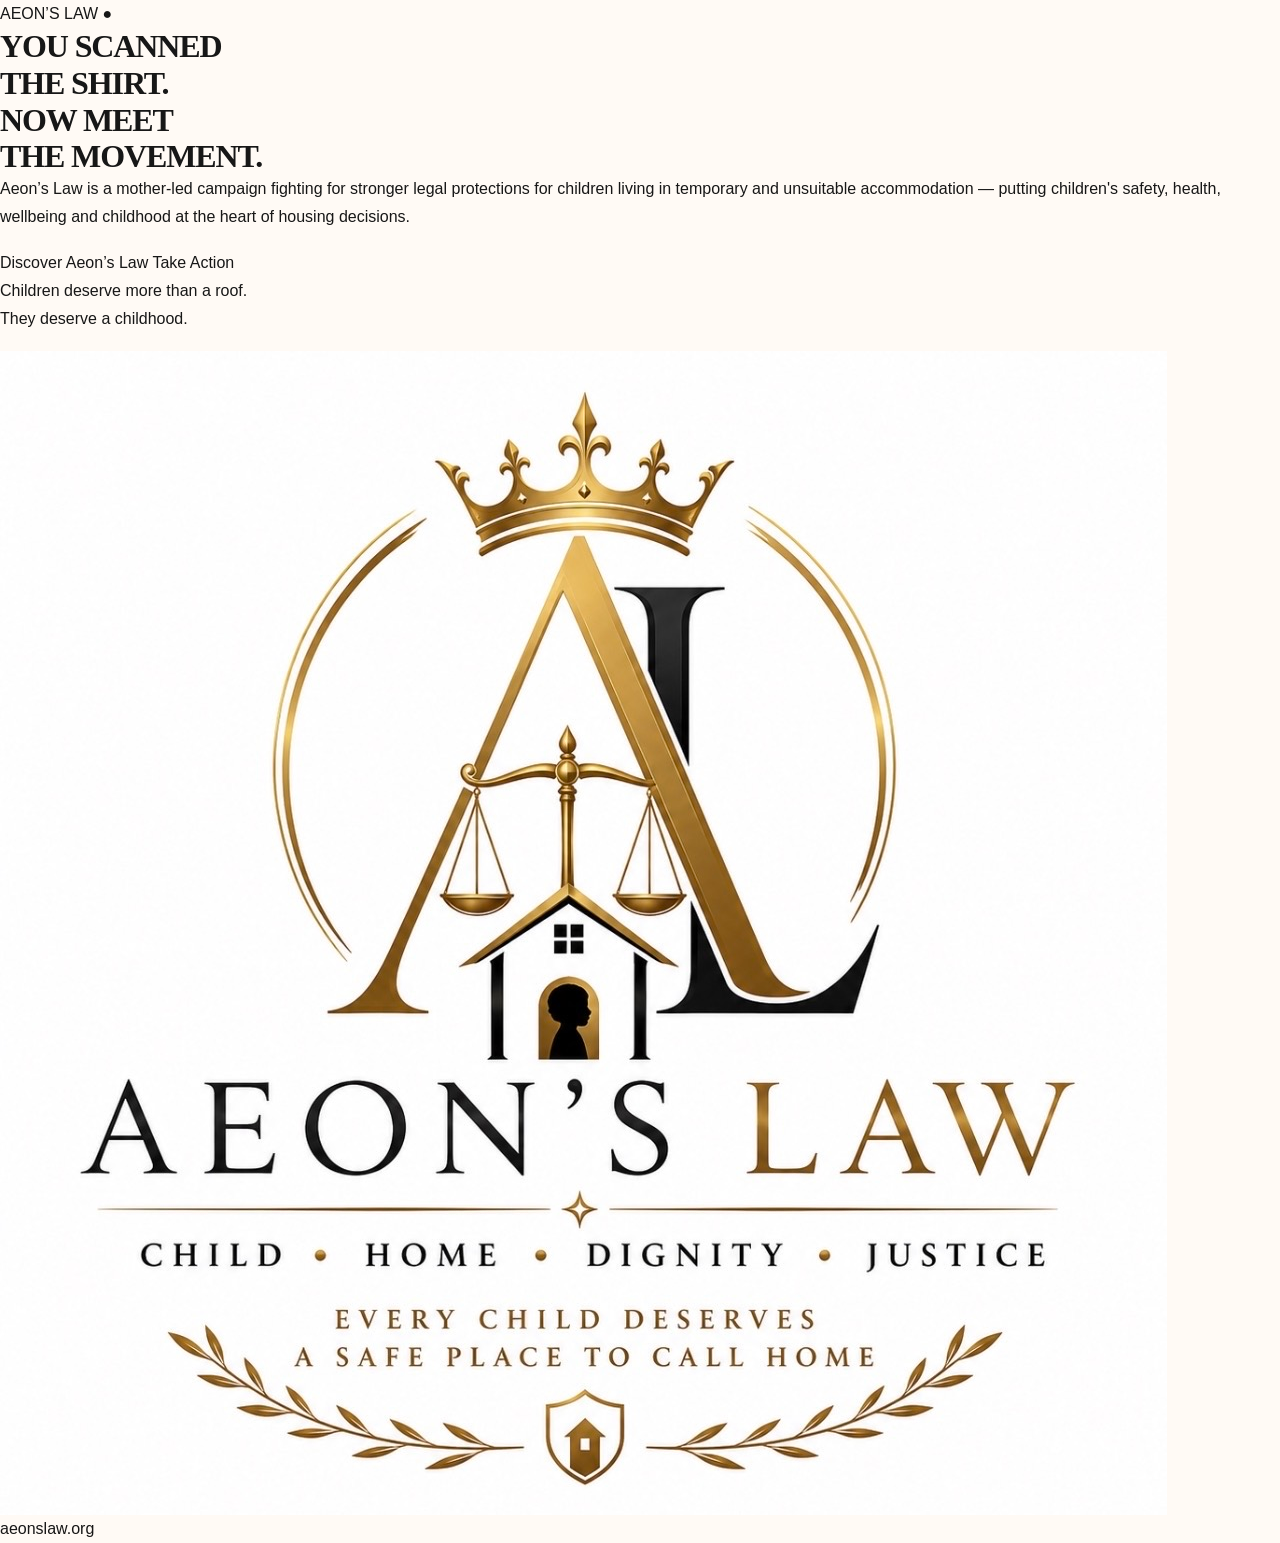
<file: scan/index.html>
<!DOCTYPE html>
<html lang="en">

<head>
  <meta charset="UTF-8">
  <meta name="viewport" content="width=device-width, initial-scale=1.0">

  <title>Join the Movement | Aeon’s Law</title>

  <meta
    name="description"
    content="Discover Aeon’s Law — a mother-led campaign fighting for stronger legal protections for children living in temporary and unsuitable accommodation."
  >

  <!-- Main Aeon's Law stylesheet -->
  <link rel="stylesheet" href="../style.css">
</head>

<body class="scan-body">

  <main class="scan-page">

    <div class="scan-brand">
      AEON’S LAW <span class="scan-blue">●</span>
    </div>

    <h1 class="scan-title">
      YOU SCANNED<br>
      THE SHIRT.<br>
      <span class="scan-blue">
        NOW MEET<br>
        THE MOVEMENT.
      </span>
    </h1>

    <p class="scan-intro">
      Aeon’s Law is a mother-led campaign fighting for stronger
      legal protections for children living in temporary and
      unsuitable accommodation — putting children's safety,
      health, wellbeing and childhood at the heart of housing decisions.
    </p>

    <div class="scan-buttons">

  <a class="scan-button" href="../index.html">
    Discover Aeon’s Law
  </a>

  <a
    class="scan-button scan-button-secondary"
    href="../index.html#sign"
  >
    Take Action
  </a>

</div>
    <p class="scan-message">
      Children deserve more than a roof.<br>
      They deserve a childhood<span class="scan-blue">.</span>
    </p>

   <footer class="scan-footer">

  <img
    src="../images/aeons-law-logo.jpg"
    alt="Aeon's Law — Child, Home, Dignity, Justice"
    class="scan-logo"
  >

  <a href="https://aeonslaw.org/" class="scan-website">
    aeonslaw.org
  </a>

</footer>

  </main>

</body>
</html>
</file>
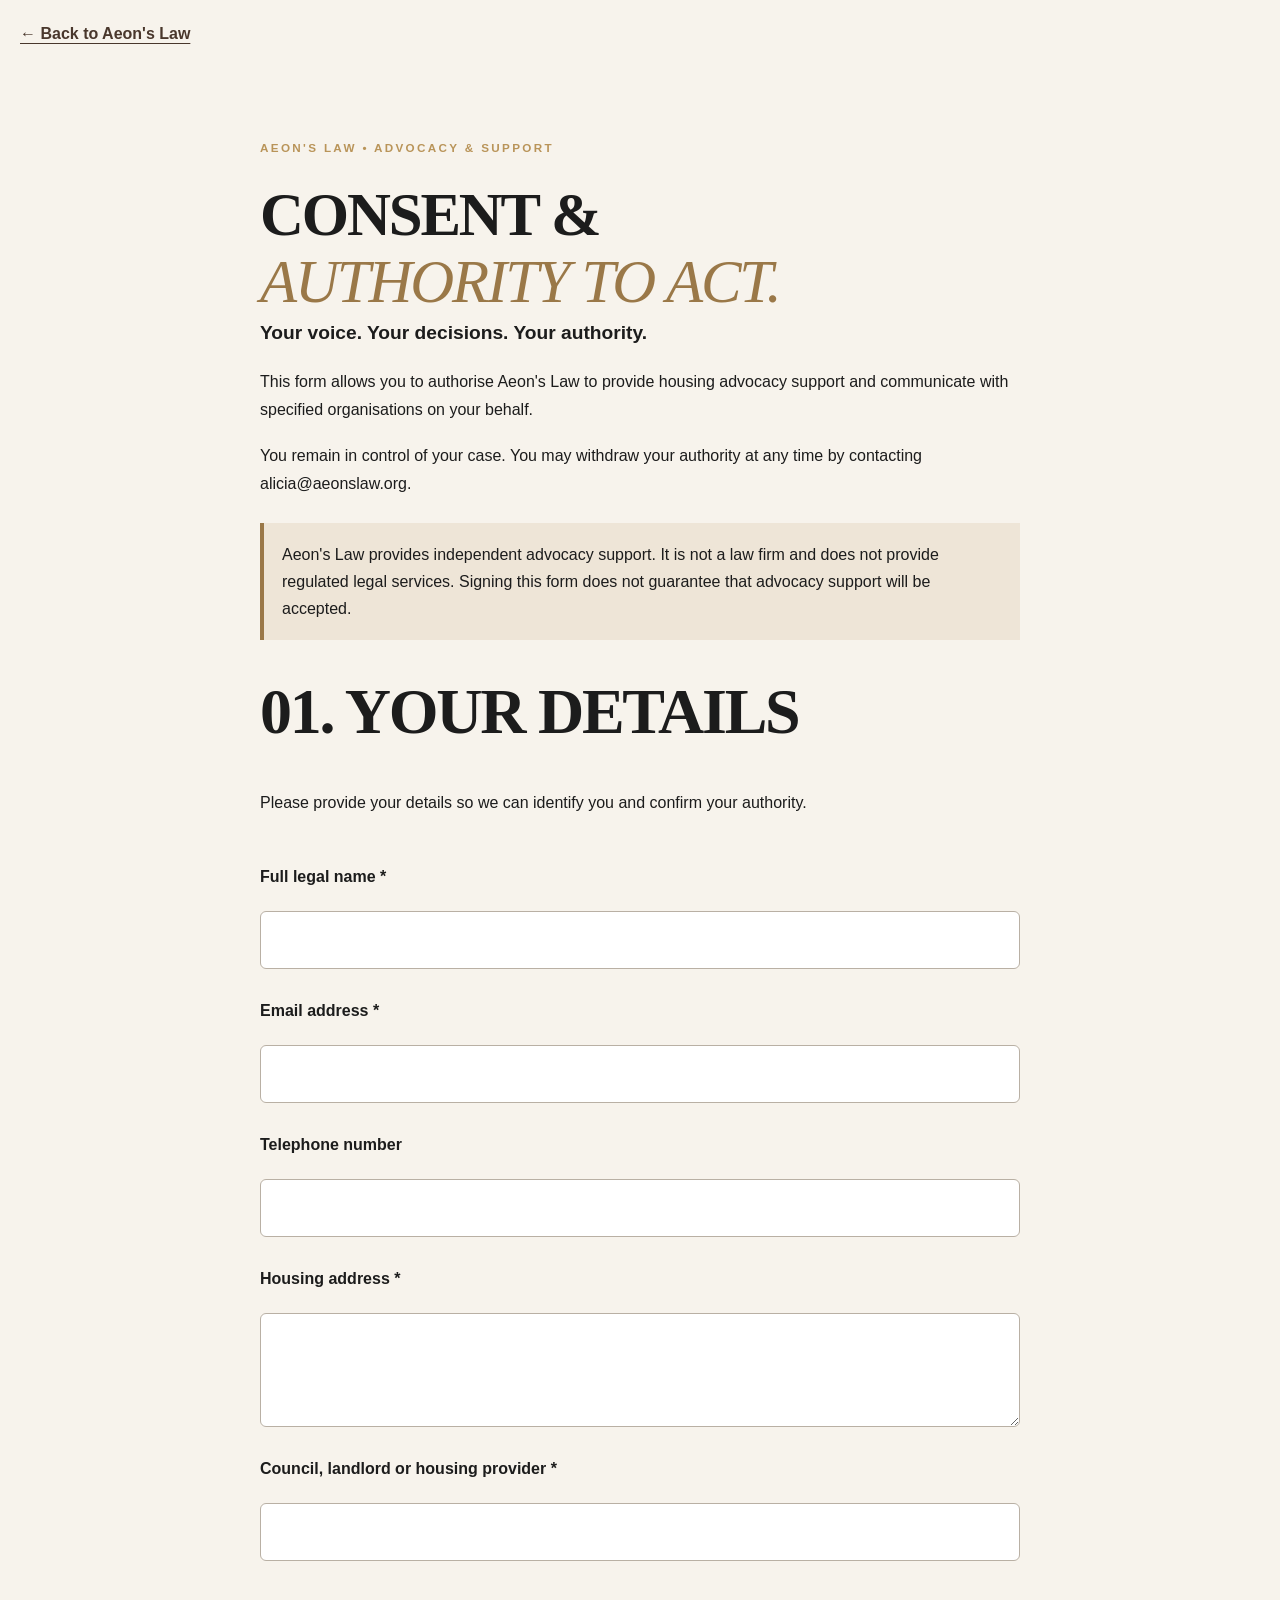
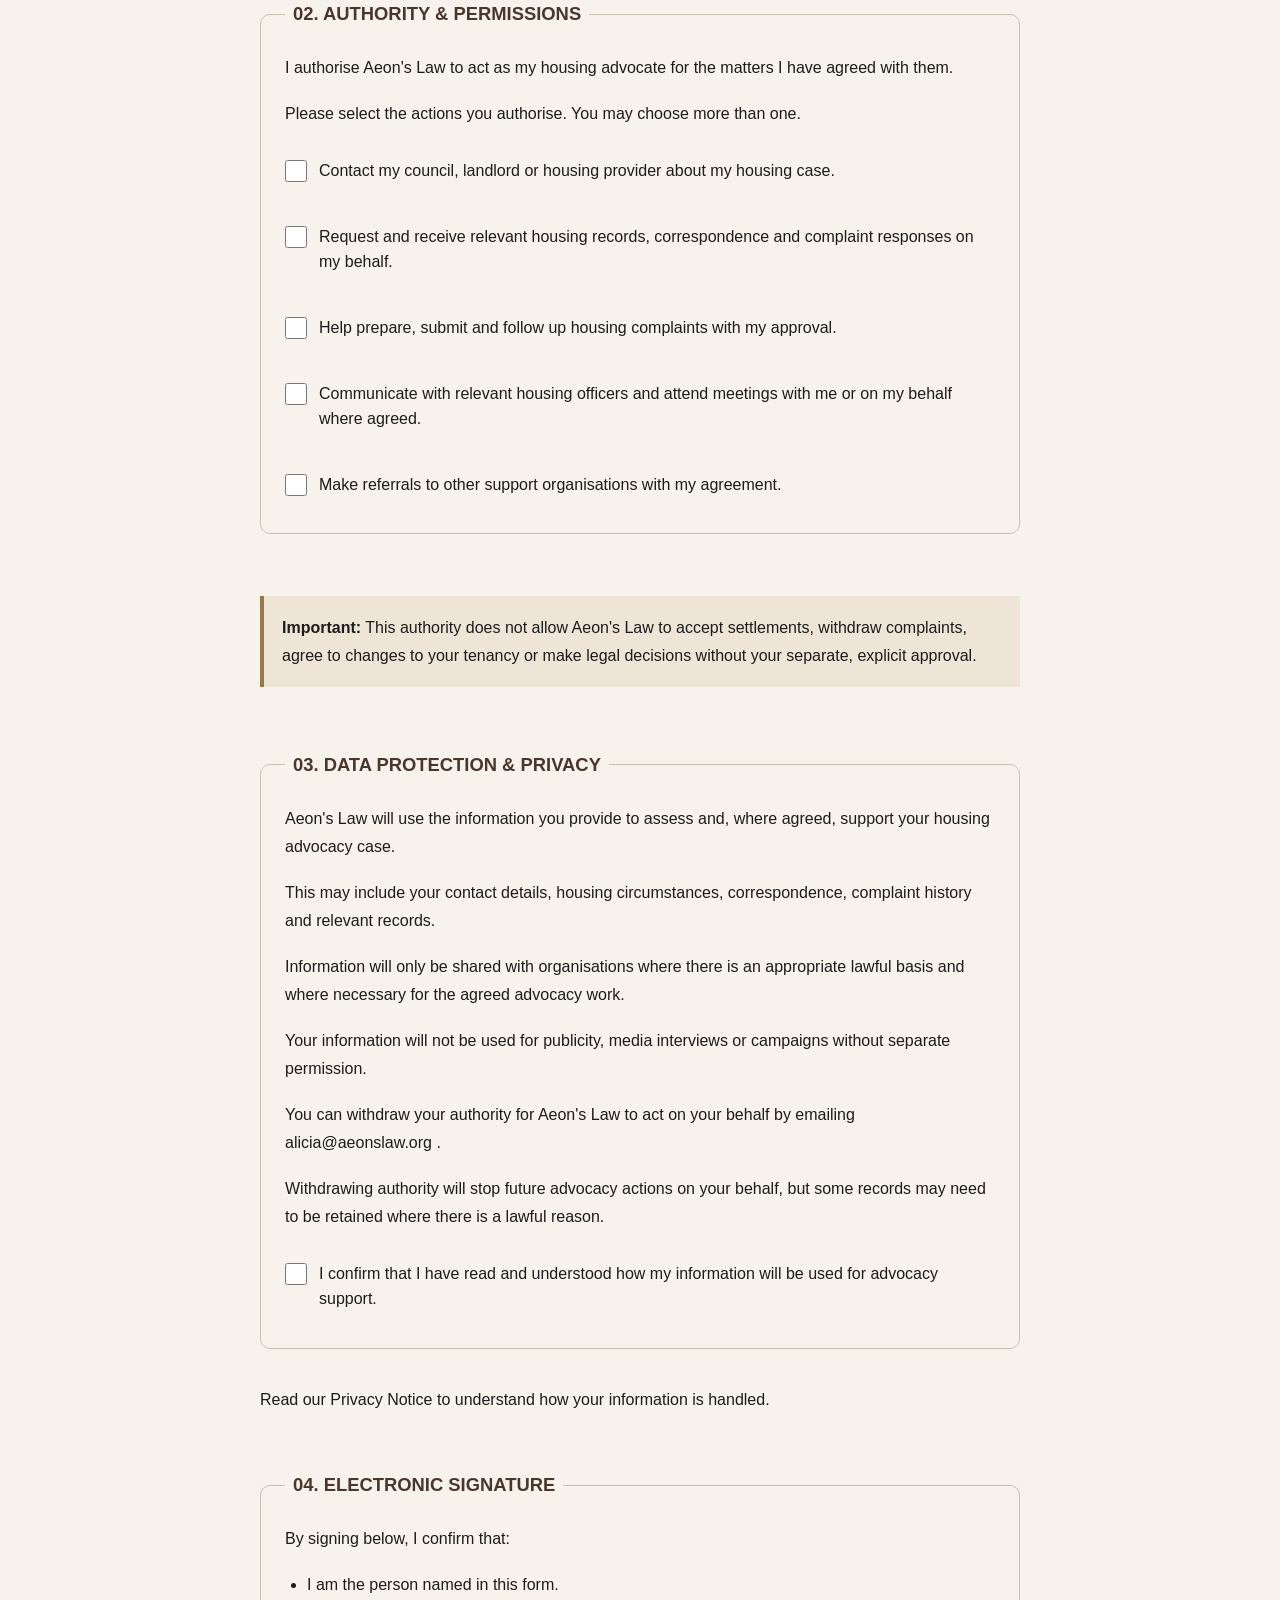
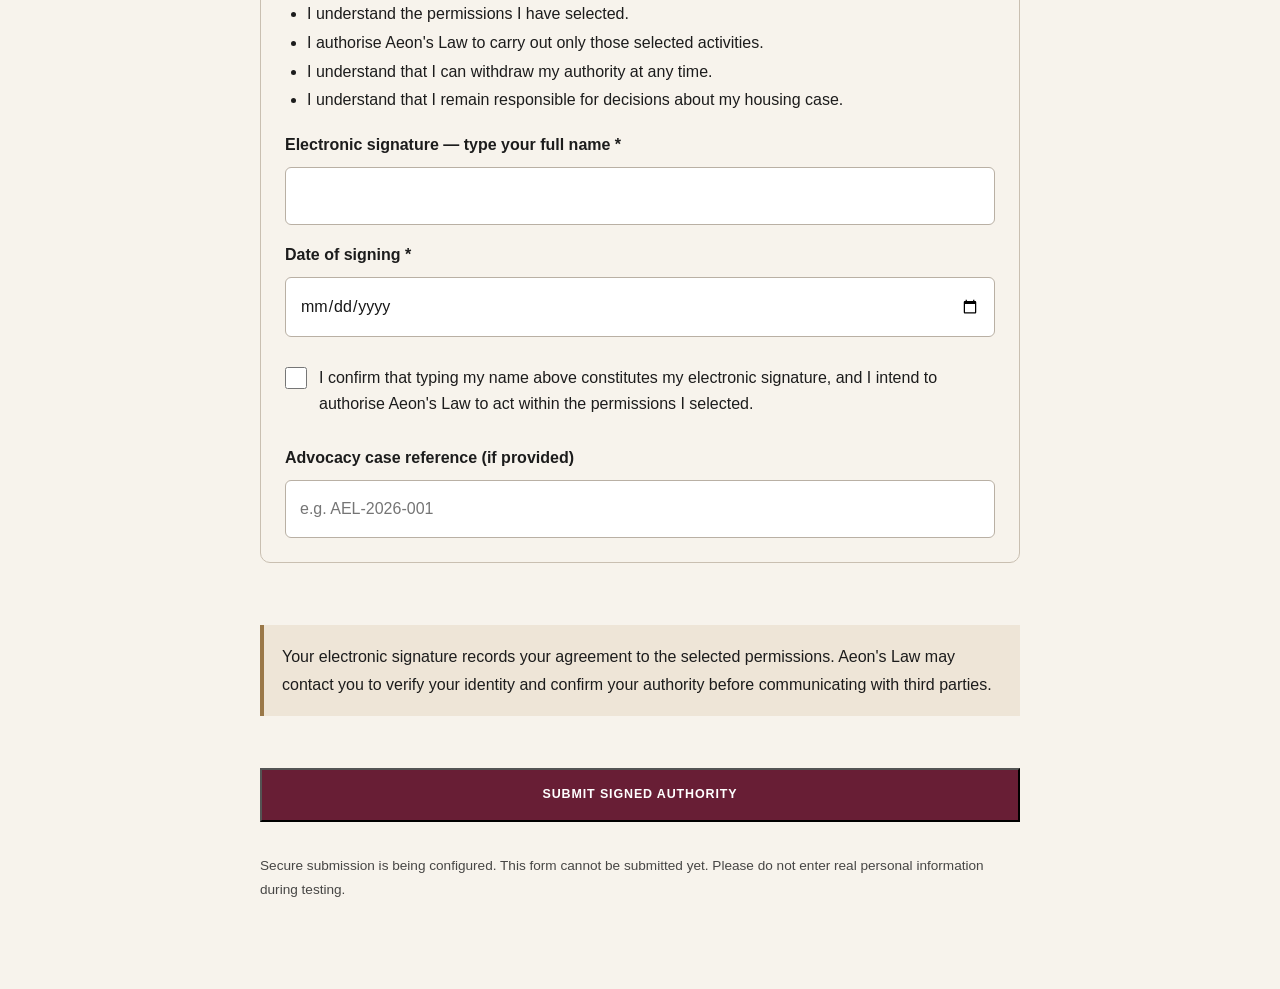
<file: advocacy-consent.html>
<!DOCTYPE html>
<html lang="en">
<head>
  <meta charset="UTF-8">
  <meta name="viewport"
        content="width=device-width, initial-scale=1.0">

  <title>Advocacy Consent | Aeon's Law</title>

  <link rel="stylesheet" href="style.css">
</head>

<body>

<nav class="consent-navigation">
  <a href="index.html#advocacy">
    ← Back to Aeon's Law
  </a>
</nav>

  <main class="consent-page">

    <section class="section consent-section">
      <div class="container narrow">

        <p class="eyebrow">
          AEON'S LAW • ADVOCACY & SUPPORT
        </p>

        <h1>
          CONSENT &<br>
          <em>AUTHORITY TO ACT.</em>
        </h1>

        <p class="consent-intro">
          Your voice. Your decisions. Your authority.
        </p>

        <p>
          This form allows you to authorise
          Aeon's Law to provide housing advocacy
          support and communicate with specified
          organisations on your behalf.
        </p>

        <p>
          You remain in control of your case.
          You may withdraw your authority at
          any time by contacting
          alicia@aeonslaw.org.
        </p>

        <p class="consent-notice">
          Aeon's Law provides independent advocacy
          support. It is not a law firm and does
          not provide regulated legal services.
          Signing this form does not guarantee
          that advocacy support will be accepted.
        </p>

        
<!-- ADVOCACY CONSENT FORM -->
<form
  class="advocacy-application consent-form"
  id="advocacy-consent-form"
  action="https://formspree.io/f/xoeeoale"
  method="POST"
>


  <h2>01. YOUR DETAILS</h2>

  <p>
    Please provide your details so we can
    identify you and confirm your authority.
  </p>

  <label for="resident-name">
    Full legal name *
  </label>
  <input
    type="text"
    id="resident-name"
    name="residentName"
    autocomplete="name"
    required
  >

  <label for="resident-email">
    Email address *
  </label>
  <input
    type="email"
    id="resident-email"
    name="residentEmail"
    autocomplete="email"
    required
  >

  <label for="resident-phone">
    Telephone number
  </label>
  <input
    type="tel"
    id="resident-phone"
    name="residentPhone"
    autocomplete="tel"
  >

  <label for="resident-address">
    Housing address *
  </label>
  <textarea
    id="resident-address"
    name="residentAddress"
    rows="3"
    autocomplete="street-address"
    required
  ></textarea>

  <label for="housing-organisation">
    Council, landlord or housing provider *
  </label>
  <input
    type="text"
    id="housing-organisation"
    name="housingOrganisation"
    required
  >

  
<!-- AUTHORITY AND PERMISSIONS -->

<fieldset class="consent-permissions">
  <legend>02. AUTHORITY & PERMISSIONS</legend>

  <p>
    I authorise Aeon's Law to act as my
    housing advocate for the matters I have
    agreed with them.
  </p>

  <p>
    Please select the actions you authorise.
    You may choose more than one.
  </p>

  <label class="consent-label">
    <input type="checkbox"
           name="permissions"
           value="contact">
    Contact my council, landlord or housing
    provider about my housing case.
  </label>

  <label class="consent-label">
    <input type="checkbox"
           name="permissions"
           value="records">
    Request and receive relevant housing
    records, correspondence and complaint
    responses on my behalf.
  </label>

  <label class="consent-label">
    <input type="checkbox"
           name="permissions"
           value="complaints">
    Help prepare, submit and follow up
    housing complaints with my approval.
  </label>

  <label class="consent-label">
    <input type="checkbox"
           name="permissions"
           value="meetings">
    Communicate with relevant housing
    officers and attend meetings with me
    or on my behalf where agreed.
  </label>

  <label class="consent-label">
    <input type="checkbox"
           name="permissions"
           value="referrals">
    Make referrals to other support
    organisations with my agreement.
  </label>
</fieldset>

<p class="consent-notice">
  <strong>Important:</strong> This authority does
  not allow Aeon's Law to accept settlements,
  withdraw complaints, agree to changes to
  your tenancy or make legal decisions
  without your separate, explicit approval.
</p>


<!-- DATA PROTECTION -->

<fieldset class="consent-data">
  <legend>03. DATA PROTECTION & PRIVACY</legend>

  <p>
    Aeon's Law will use the information you
    provide to assess and, where agreed,
    support your housing advocacy case.
  </p>

  <p>
    This may include your contact details,
    housing circumstances, correspondence,
    complaint history and relevant records.
  </p>

  <p>
    Information will only be shared with
    organisations where there is an
    appropriate lawful basis and where
    necessary for the agreed advocacy work.
  </p>

  <p>
    Your information will not be used for
    publicity, media interviews or campaigns
    without separate permission.
  </p>

  <p>
    You can withdraw your authority for
    Aeon's Law to act on your behalf by
    emailing
    <a href="mailto:alicia@aeonslaw.org">
      alicia@aeonslaw.org
    </a>.
  </p>

  <p>
    Withdrawing authority will stop future
    advocacy actions on your behalf, but
    some records may need to be retained
    where there is a lawful reason.
  </p>

  <label class="consent-label">
    <input
      type="checkbox"
      name="privacyAcknowledgement"
      value="yes"
      required
    >
    I confirm that I have read and
    understood how my information will
    be used for advocacy support.
  </label>

</fieldset>

<p>
  Read our
  <a href="privacy.html">Privacy Notice</a>
  to understand how your information
  is handled.
</p>
<!-- ELECTRONIC SIGNATURE -->

<fieldset class="consent-signature">
  <legend>04. ELECTRONIC SIGNATURE</legend>

  <p>
    By signing below, I confirm that:
  </p>

  <ul>
    <li>I am the person named in this form.</li>
    <li>I understand the permissions I have selected.</li>
    <li>I authorise Aeon's Law to carry out
        only those selected activities.</li>
    <li>I understand that I can withdraw
        my authority at any time.</li>
    <li>I understand that I remain responsible
        for decisions about my housing case.</li>
  </ul>

  <label for="signature-name">
    Electronic signature — type your full name *
  </label>

  <input
    type="text"
    id="signature-name"
    name="electronicSignature"
    autocomplete="name"
    required
  >

  <label for="signature-date">
    Date of signing *
  </label>

  <input
    type="date"
    id="signature-date"
    name="signatureDate"
    required
  >

  <label class="consent-label">
    <input
      type="checkbox"
      name="signatureDeclaration"
      value="agreed"
      required
    >
    I confirm that typing my name above
    constitutes my electronic signature,
    and I intend to authorise Aeon's Law
    to act within the permissions I selected.
  </label>

  <input
    type="hidden"
    name="consentVersion"
    value="1.0"
  >

<label for="case-reference">
  Advocacy case reference (if provided)
</label>

<input
  type="text"
  id="case-reference"
  name="caseReference"
  placeholder="e.g. AEL-2026-001"
  autocomplete="off"
>


</fieldset>

<p class="consent-notice">
  Your electronic signature records your
  agreement to the selected permissions.
  Aeon's Law may contact you to verify
  your identity and confirm your authority
  before communicating with third parties.
</p>

<button
  type="submit"
  class="button button-primary"
>
  SUBMIT SIGNED AUTHORITY
</button>

<p class="small-note">
  Secure submission is being configured.
  This form cannot be submitted yet.
  Please do not enter real personal
  information during testing.
</p>




</form>

<script>
  const consentForm = document.getElementById(
    "advocacy-consent-form"
  );

  consentForm.addEventListener("submit", function(event) {

    // Check electronic signature
    const residentName = consentForm
      .querySelector("#resident-name")
      .value.trim().replace(/\s+/g, " ").toLowerCase();

    const signatureName = consentForm
      .querySelector("#signature-name")
      .value.trim().replace(/\s+/g, " ").toLowerCase();

    if (residentName !== signatureName) {
      event.preventDefault();

      alert(
        "Your electronic signature must match your full legal name."
      );

      consentForm.querySelector("#signature-name").focus();
      return;
    }

    // Check at least one permission is selected
    const permissions = consentForm.querySelectorAll(
      'input[name="permissions"]:checked'
    );

    if (permissions.length === 0) {
      event.preventDefault();

      alert(
        "Please select at least one advocacy permission."
      );

      consentForm.querySelector(
        ".consent-permissions"
      ).scrollIntoView({
        behavior: "smooth",
        block: "center"
      });

      return;
    }

    // Prevent repeated submissions
    const submitButton = consentForm.querySelector(
      'button[type="submit"]'
    );

    submitButton.disabled = true;
    submitButton.textContent = "SUBMITTING...";

  });
</script>



      </div>
    </section>

  </main>

</body>
</html>
</file>
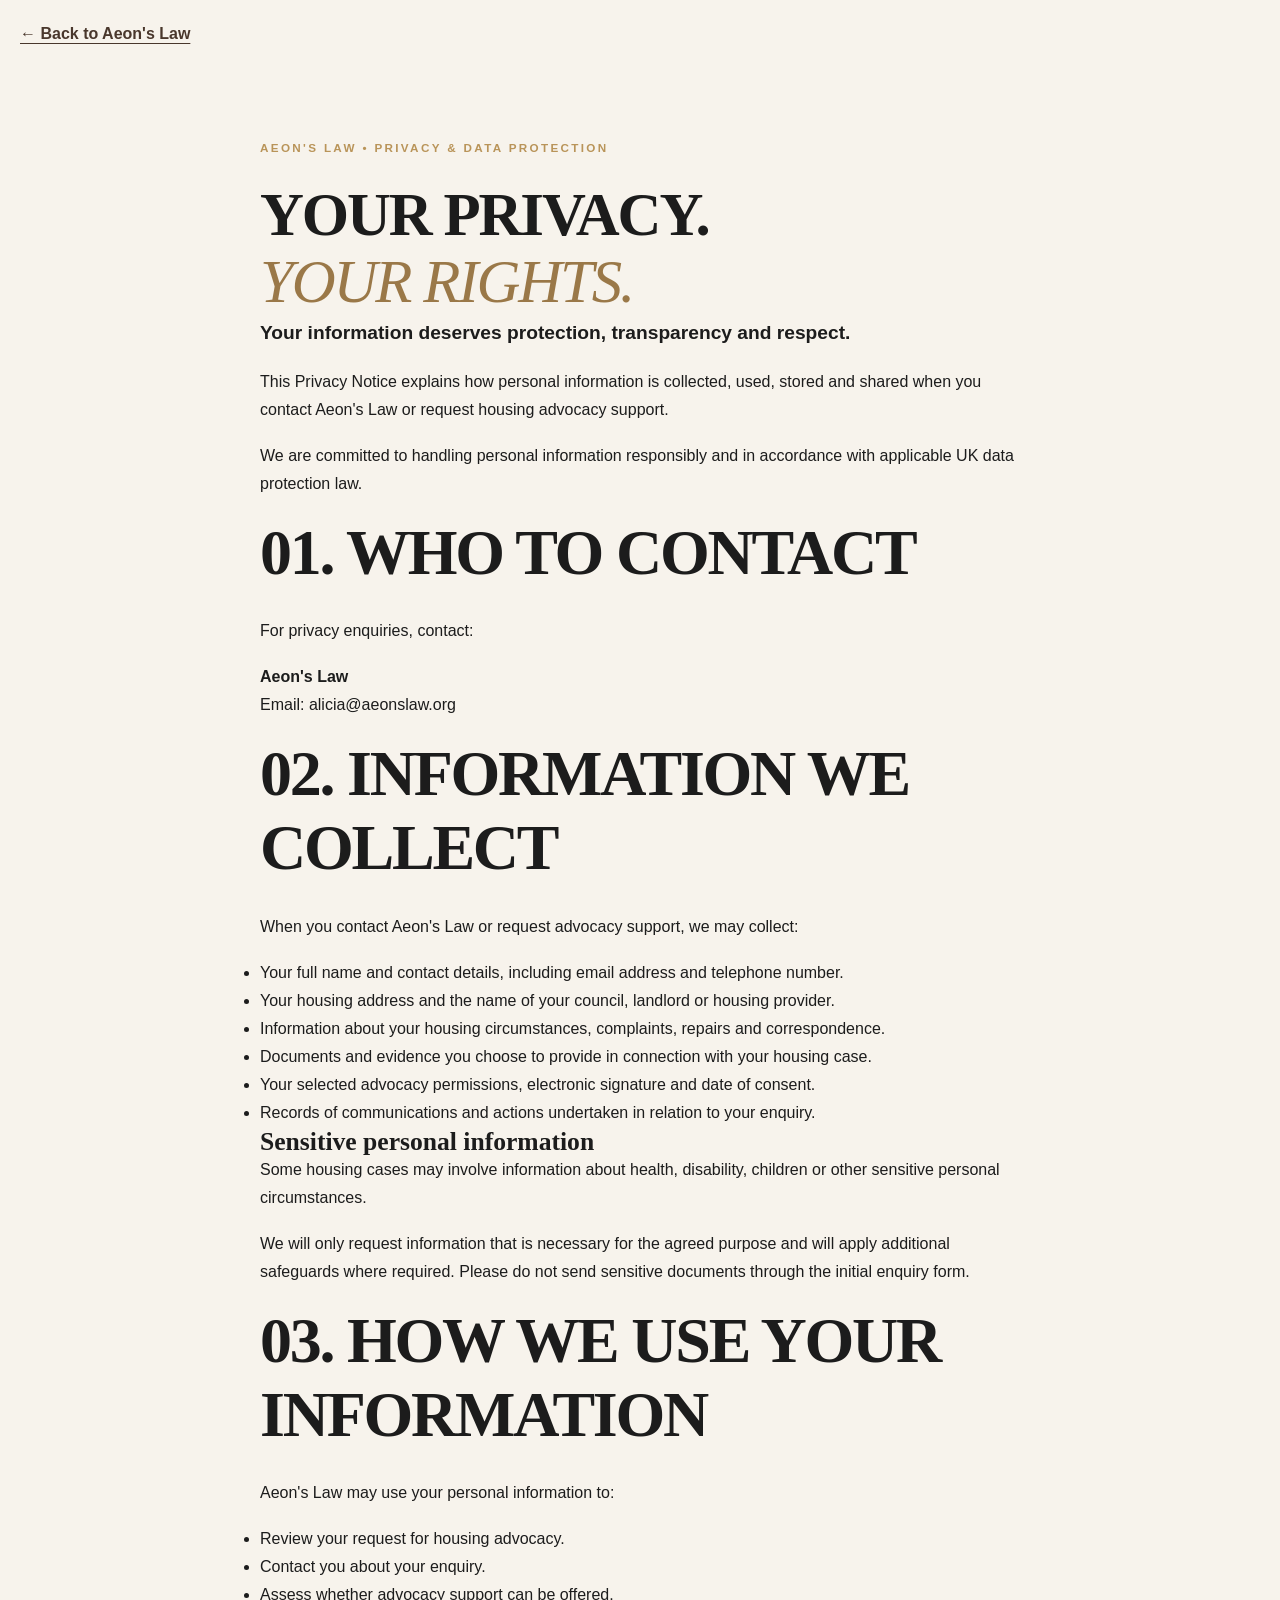
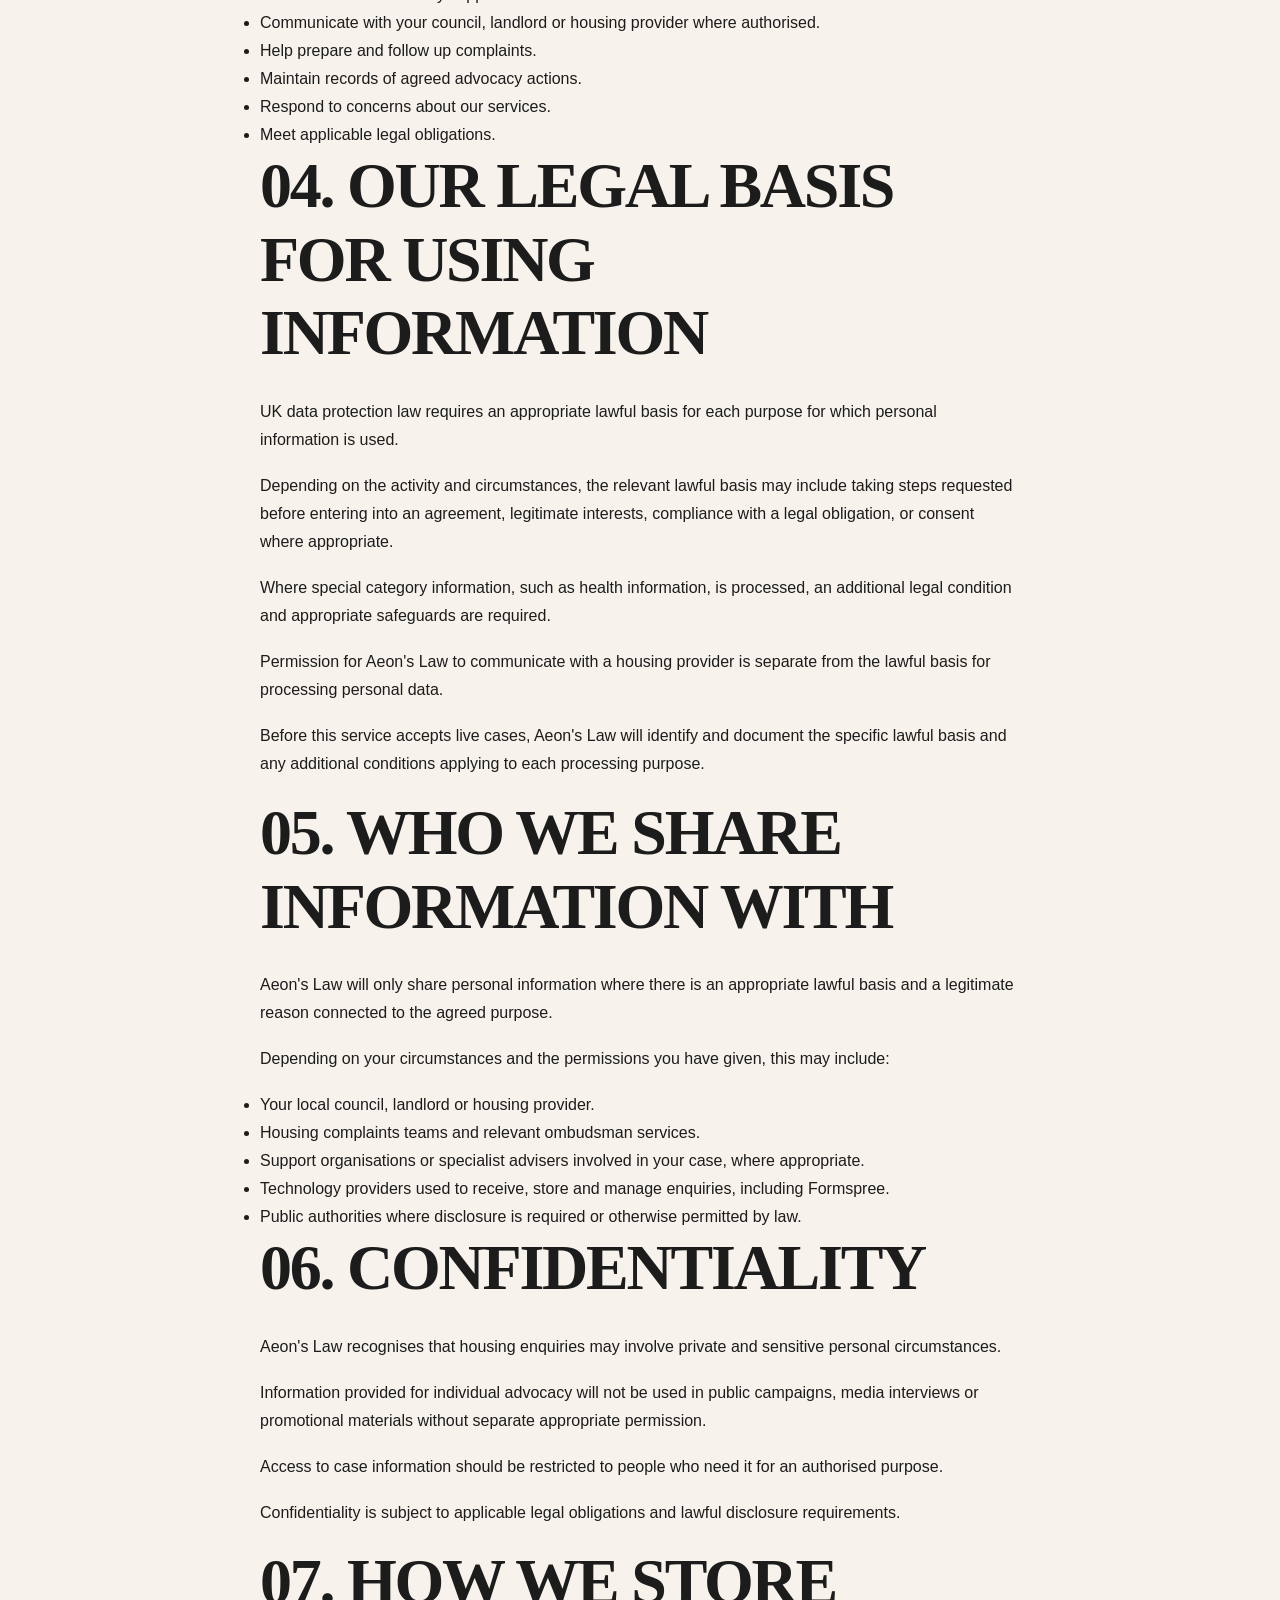
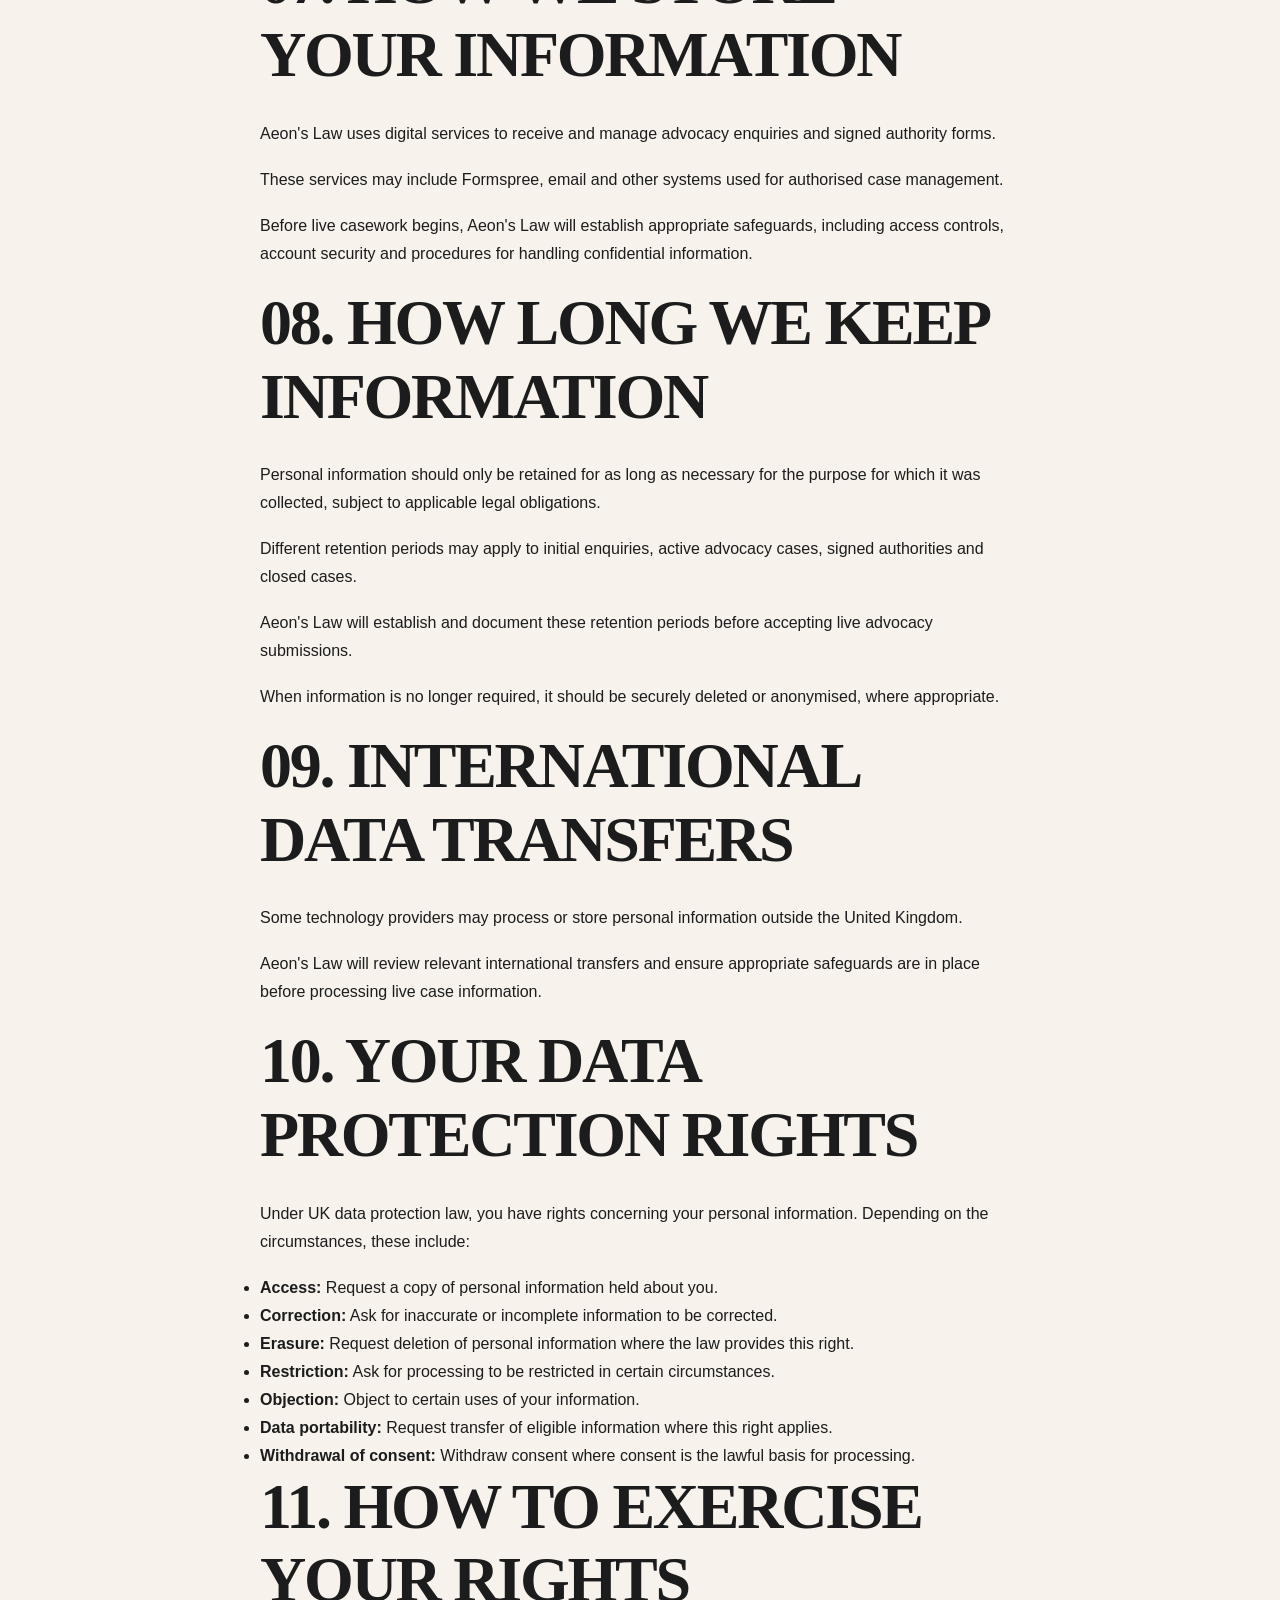
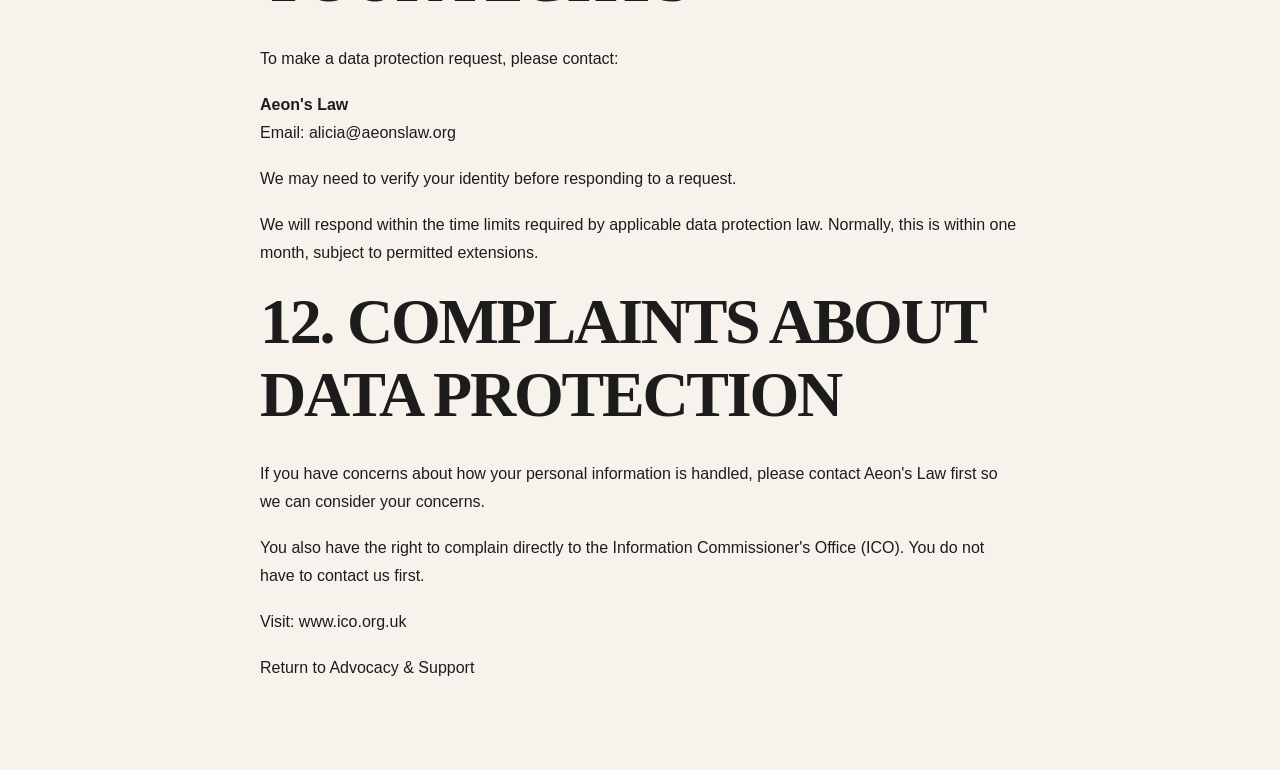
<file: privacy.html>
<!DOCTYPE html>
<html lang="en">
<head>
  <meta charset="UTF-8">
  <meta name="viewport"
        content="width=device-width, initial-scale=1.0">

  <title>Privacy Notice | Aeon's Law</title>

  <link rel="stylesheet" href="style.css">
</head>

<body>

<nav class="consent-navigation">
  <a href="index.html#advocacy">
    ← Back to Aeon's Law
  </a>
</nav>

  <main class="consent-page">

    <section class="section consent-section">
      <div class="container narrow">

        <p class="eyebrow">
          AEON'S LAW • PRIVACY & DATA PROTECTION
        </p>

        <h1>
          YOUR PRIVACY.<br>
          <em>YOUR RIGHTS.</em>
        </h1>

        <p class="consent-intro">
          Your information deserves protection,
          transparency and respect.
        </p>

        <p>
          This Privacy Notice explains how
          personal information is collected,
          used, stored and shared when you
          contact Aeon's Law or request
          housing advocacy support.
        </p>

        <p>
          We are committed to handling
          personal information responsibly
          and in accordance with applicable
          UK data protection law.
        </p>

        <h2>01. WHO TO CONTACT</h2>

        <p>
          For privacy enquiries, contact:
        </p>

        <p>
          <strong>Aeon's Law</strong><br>
          Email:
          <a href="mailto:alicia@aeonslaw.org">
            alicia@aeonslaw.org
          </a>
        </p>

   
<!-- INFORMATION WE COLLECT -->

<h2>02. INFORMATION WE COLLECT</h2>

<p>
  When you contact Aeon's Law or request
  advocacy support, we may collect:
</p>

<ul>
  <li>
    Your full name and contact details,
    including email address and telephone number.
  </li>

  <li>
    Your housing address and the name of
    your council, landlord or housing provider.
  </li>

  <li>
    Information about your housing circumstances,
    complaints, repairs and correspondence.
  </li>

  <li>
    Documents and evidence you choose to provide
    in connection with your housing case.
  </li>

  <li>
    Your selected advocacy permissions,
    electronic signature and date of consent.
  </li>

  <li>
    Records of communications and actions
    undertaken in relation to your enquiry.
  </li>
</ul>

<h3>Sensitive personal information</h3>

<p>
  Some housing cases may involve information
  about health, disability, children or other
  sensitive personal circumstances.
</p>

<p>
  We will only request information that is
  necessary for the agreed purpose and will
  apply additional safeguards where required.
  Please do not send sensitive documents
  through the initial enquiry form.
</p>


<!-- HOW WE USE PERSONAL INFORMATION -->

<h2>03. HOW WE USE YOUR INFORMATION</h2>

<p>
  Aeon's Law may use your personal
  information to:
</p>

<ul>
  <li>Review your request for housing advocacy.</li>
  <li>Contact you about your enquiry.</li>
  <li>Assess whether advocacy support can be offered.</li>
  <li>Communicate with your council, landlord or
      housing provider where authorised.</li>
  <li>Help prepare and follow up complaints.</li>
  <li>Maintain records of agreed advocacy actions.</li>
  <li>Respond to concerns about our services.</li>
  <li>Meet applicable legal obligations.</li>
</ul>

<h2>04. OUR LEGAL BASIS FOR USING INFORMATION</h2>

<p>
  UK data protection law requires an
  appropriate lawful basis for each purpose
  for which personal information is used.
</p>

<p>
  Depending on the activity and circumstances,
  the relevant lawful basis may include
  taking steps requested before entering
  into an agreement, legitimate interests,
  compliance with a legal obligation,
  or consent where appropriate.
</p>

<p>
  Where special category information,
  such as health information, is processed,
  an additional legal condition and
  appropriate safeguards are required.
</p>

<p>
  Permission for Aeon's Law to communicate
  with a housing provider is separate from
  the lawful basis for processing personal data.
</p>

<p>
  Before this service accepts live cases,
  Aeon's Law will identify and document
  the specific lawful basis and any additional
  conditions applying to each processing purpose.
</p>


<!-- INFORMATION SHARING -->

<h2>05. WHO WE SHARE INFORMATION WITH</h2>

<p>
  Aeon's Law will only share personal
  information where there is an appropriate
  lawful basis and a legitimate reason
  connected to the agreed purpose.
</p>

<p>
  Depending on your circumstances and the
  permissions you have given, this may include:
</p>

<ul>
  <li>
    Your local council, landlord or
    housing provider.
  </li>

  <li>
    Housing complaints teams and
    relevant ombudsman services.
  </li>

  <li>
    Support organisations or specialist
    advisers involved in your case,
    where appropriate.
  </li>

  <li>
    Technology providers used to
    receive, store and manage enquiries,
    including Formspree.
  </li>

  <li>
    Public authorities where disclosure
    is required or otherwise permitted
    by law.
  </li>
</ul>

<h2>06. CONFIDENTIALITY</h2>

<p>
  Aeon's Law recognises that housing
  enquiries may involve private and
  sensitive personal circumstances.
</p>

<p>
  Information provided for individual
  advocacy will not be used in public
  campaigns, media interviews or
  promotional materials without
  separate appropriate permission.
</p>

<p>
  Access to case information should
  be restricted to people who need
  it for an authorised purpose.
</p>

<p>
  Confidentiality is subject to
  applicable legal obligations and
  lawful disclosure requirements.
</p>


<!-- DATA STORAGE, SECURITY AND RETENTION -->

<h2>07. HOW WE STORE YOUR INFORMATION</h2>

<p>
  Aeon's Law uses digital services to
  receive and manage advocacy enquiries
  and signed authority forms.
</p>

<p>
  These services may include Formspree,
  email and other systems used for
  authorised case management.
</p>

<p>
  Before live casework begins, Aeon's Law
  will establish appropriate safeguards,
  including access controls, account
  security and procedures for handling
  confidential information.
</p>

<h2>08. HOW LONG WE KEEP INFORMATION</h2>

<p>
  Personal information should only be
  retained for as long as necessary for
  the purpose for which it was collected,
  subject to applicable legal obligations.
</p>

<p>
  Different retention periods may apply
  to initial enquiries, active advocacy
  cases, signed authorities and closed cases.
</p>

<p>
  Aeon's Law will establish and document
  these retention periods before accepting
  live advocacy submissions.
</p>

<p>
  When information is no longer required,
  it should be securely deleted or
  anonymised, where appropriate.
</p>

<h2>09. INTERNATIONAL DATA TRANSFERS</h2>

<p>
  Some technology providers may process
  or store personal information outside
  the United Kingdom.
</p>

<p>
  Aeon's Law will review relevant
  international transfers and ensure
  appropriate safeguards are in place
  before processing live case information.
</p>


<!-- DATA PROTECTION RIGHTS -->

<h2>10. YOUR DATA PROTECTION RIGHTS</h2>

<p>
  Under UK data protection law, you have
  rights concerning your personal information.
  Depending on the circumstances, these include:
</p>

<ul>
  <li>
    <strong>Access:</strong> Request a copy
    of personal information held about you.
  </li>

  <li>
    <strong>Correction:</strong> Ask for
    inaccurate or incomplete information
    to be corrected.
  </li>

  <li>
    <strong>Erasure:</strong> Request deletion
    of personal information where the law
    provides this right.
  </li>

  <li>
    <strong>Restriction:</strong> Ask for
    processing to be restricted in
    certain circumstances.
  </li>

  <li>
    <strong>Objection:</strong> Object to
    certain uses of your information.
  </li>

  <li>
    <strong>Data portability:</strong>
    Request transfer of eligible information
    where this right applies.
  </li>

  <li>
    <strong>Withdrawal of consent:</strong>
    Withdraw consent where consent is
    the lawful basis for processing.
  </li>
</ul>

<h2>11. HOW TO EXERCISE YOUR RIGHTS</h2>

<p>
  To make a data protection request,
  please contact:
</p>

<p>
  <strong>Aeon's Law</strong><br>
  Email:
  <a href="mailto:alicia@aeonslaw.org">
    alicia@aeonslaw.org
  </a>
</p>

<p>
  We may need to verify your identity
  before responding to a request.
</p>

<p>
  We will respond within the time limits
  required by applicable data protection law.
  Normally, this is within one month,
  subject to permitted extensions.
</p>

<h2>12. COMPLAINTS ABOUT DATA PROTECTION</h2>

<p>
  If you have concerns about how your
  personal information is handled,
  please contact Aeon's Law first
  so we can consider your concerns.
</p>

<p>
  You also have the right to complain
  directly to the Information
  Commissioner's Office (ICO).
  You do not have to contact us first.
</p>

<p>
  Visit:
  <a href="https://ico.org.uk/make-a-complaint/"
     target="_blank"
     rel="noopener noreferrer">
    www.ico.org.uk
  </a>
</p>

<!-- FINAL PRIVACY DETAILS GO HERE -->






        <p>
          <a href="index.html#advocacy">
            Return to Advocacy & Support
          </a>
        </p>

      </div>
    </section>

  </main>

</body>
</html>
</file>
<file: style.css>
/* AEON'S LAW — COMPLETE STYLESHEET */

:root {
  --black: #171717;
  --charcoal: #262322;
  --burgundy: #681e35;
  --burgundy-dark: #421324;
  --gold: #b99459;
  --cream: #faf6f0;
  --ivory: #fffaf5;
  --beige: #eee5da;
  --white: #ffffff;
  --grey: #68615d;
  --serif: Georgia, "Times New Roman", serif;
  --sans: Arial, Helvetica, sans-serif;
  --container: 1200px;
}

* { margin: 0; padding: 0; box-sizing: border-box; }

html {
  scroll-behavior: smooth;
  scroll-padding-top: 85px;
}

body {
  background: var(--ivory);
  color: var(--black);
  font-family: var(--sans);
  font-size: 16px;
  line-height: 1.75;
  overflow-x: hidden;
}

img { display: block; max-width: 100%; height: auto; }
a { color: inherit; text-decoration: none; }
button { font: inherit; }

h1, h2, h3, blockquote {
  font-family: var(--serif);
  line-height: 1.15;
}

h1, h2 { letter-spacing: -0.035em; }

h2 {
  font-size: clamp(2.3rem, 5vw, 4.7rem);
  margin-bottom: 28px;
}

h3 { font-size: clamp(1.4rem, 2vw, 1.9rem); }

h1 em, h2 em {
  color: var(--burgundy);
  font-weight: 400;
}

p { margin-bottom: 18px; }

::selection { background: var(--burgundy); color: white; }

:focus-visible {
  outline: 3px solid var(--gold);
  outline-offset: 4px;
}

.skip-link {
  position: absolute;
  top: -100px;
  left: 20px;
  z-index: 9999;
  background: white;
  color: black;
  padding: 12px 20px;
}

.skip-link:focus { top: 10px; }

.container {
  width: min(90%, var(--container));
  margin-inline: auto;
}

.narrow { max-width: 800px; }
.section { padding: 110px 0; }

.section-intro {
  max-width: 760px;
  font-size: 1.12rem;
  line-height: 1.9;
  margin-bottom: 45px;
}

.eyebrow {
  font-family: var(--sans);
  font-size: 0.73rem;
  font-weight: 700;
  letter-spacing: 0.2em;
  text-transform: uppercase;
  color: var(--gold);
  margin-bottom: 24px;
}

.eyebrow.dark { color: var(--burgundy); }

.small-note {
  font-size: 0.85rem;
  opacity: 0.8;
  margin-top: 20px;
}

/* NAVIGATION */

.site-header {
  position: sticky;
  top: 0;
  z-index: 1000;
  background: var(--black);
  color: white;
  border-bottom: 1px solid rgba(255,255,255,0.12);
}

.nav {
  min-height: 82px;
  display: flex;
  align-items: center;
  justify-content: space-between;
  gap: 30px;
}

.nav-brand {
  font-family: var(--serif);
  font-size: 1.5rem;
  font-weight: 700;
  white-space: nowrap;
  color: white;
}

.nav-brand:hover { color: var(--gold); }

.nav-links {
  display: flex;
  align-items: center;
  gap: 23px;
}

.nav-links a {
  font-size: 0.77rem;
  font-weight: 600;
  letter-spacing: 0.035em;
}

.nav-links a:hover { color: var(--gold); }

.nav-links .nav-contact {
  background: var(--burgundy);
  color: white;
  padding: 12px 17px;
}

.menu-toggle {
  display: none;
  border: 1px solid rgba(255,255,255,0.4);
  background: transparent;
  color: white;
  padding: 9px 16px;
  cursor: pointer;
}

/* BUTTONS */

.button-row {
  display: flex;
  flex-wrap: wrap;
  gap: 14px;
  align-items: center;
  margin-top: 30px;
}

.button {
  display: inline-flex;
  align-items: center;
  justify-content: center;
  text-align: center;
  min-height: 49px;
  padding: 15px 25px;
  font-size: 0.78rem;
  font-weight: 700;
  letter-spacing: 0.07em;
  text-transform: uppercase;
  line-height: 1.5;
  transition: background .25s, color .25s, transform .25s;
}

.button:hover { transform: translateY(-2px); }
.button-primary { background: var(--burgundy); color: white; }
.button-primary:hover { background: var(--burgundy-dark); }
.button-outline { border: 1px solid white; color: white; }
.button-outline:hover { background: white; color: var(--black); }
.button-dark { background: var(--black); color: white; }
.button-dark:hover { background: var(--burgundy); }

.text-link {
  display: inline-block;
  color: var(--burgundy);
  border-bottom: 1px solid currentColor;
  font-weight: 700;
  padding-bottom: 4px;
  margin-top: 15px;
}

/* HERO */

.hero {
  position: relative;
  min-height: calc(100svh - 82px);
  display: flex;
  align-items: center;
  isolation: isolate;
  overflow: hidden;
  background: var(--black);
  color: white;
}

.hero-image {
  position: absolute;
  inset: 0;
  z-index: -3;
  background-image: url("./images/SHELTER_WINTER_CAMPAIGN_2026_11.jpeg");
  background-position: center 38%;
  background-size: cover;
  background-repeat: no-repeat;
}

.hero-overlay {
  position: absolute;
  inset: 0;
  z-index: -2;
  background: linear-gradient(90deg,
    rgba(0,0,0,.88),
    rgba(0,0,0,.73) 40%,
    rgba(0,0,0,.35));
}

.hero-content {
  position: relative;
  padding-top: 90px;
  padding-bottom: 110px;
}

.hero h1 {
  font-size: clamp(3.2rem, 8vw, 7.7rem);
  max-width: 1050px;
  line-height: .99;
  margin-bottom: 32px;
}

.hero h1 em { color: #e1b9c6; }

.hero-subtitle {
  max-width: 570px;
  font-size: 1.07rem;
  line-height: 1.8;
  color: rgba(255,255,255,.91);
}

.hero-bottom {
  position: absolute;
  bottom: 0;
  left: 0;
  right: 0;
  padding: 17px 5%;
  background: rgba(0,0,0,.42);
  border-top: 1px solid rgba(255,255,255,.18);
  text-align: center;
  font-size: .67rem;
  letter-spacing: .2em;
  font-weight: 700;
}

/* STATEMENT */

.statement-section {
  padding: 125px 0;
  text-align: center;
  background: var(--beige);
}

.statement-section h2 {
  font-size: clamp(2.6rem, 6vw, 5.7rem);
}

.statement-section p:last-child {
  max-width: 650px;
  margin: 0 auto;
  font-size: 1.12rem;
}

/* SPLIT SECTIONS */

.split-section {
  display: grid;
  grid-template-columns: 1fr 1fr;
  align-items: center;
  gap: clamp(35px, 6vw, 95px);
}

.image-column img {
  width: 100%;
  height: 620px;
  object-fit: cover;
}

#story .image-column img {
  object-fit: contain;
  background: var(--beige);
}

.content-column p { max-width: 570px; }
.content-column h2 { margin-bottom: 35px; }

/* JOURNEY */

.family-section { background: var(--cream); }

.journey-gallery {
  display: grid;
  grid-template-columns: 1fr 1fr;
  gap: 25px;
  margin-top: 45px;
}

.journey-photo img {
  width: 100%;
  height: 420px;
  object-fit: cover;
}

.journey-photo figcaption,
.alison-grid figcaption {
  font-size: .8rem;
  color: var(--grey);
  padding-top: 13px;
}

/* MISSION */

.mission-section {
  background: var(--black);
  color: white;
}

.mission-section h2 em { color: #d8a5b4; }

.mission-intro {
  max-width: 760px;
  font-size: 1.13rem;
  color: rgba(255,255,255,.83);
}

.three-grid {
  display: grid;
  grid-template-columns: repeat(3, 1fr);
  gap: 22px;
  margin-top: 55px;
}

.mission-card {
  padding: 38px 30px;
  background: #242020;
  border-top: 3px solid var(--gold);
  min-height: 285px;
}

.mission-card span {
  display: block;
  color: var(--gold);
  font-size: .72rem;
  letter-spacing: .15em;
  margin-bottom: 27px;
}

.mission-card h3 { margin-bottom: 20px; }

.mission-card p {
  color: rgba(255,255,255,.77);
  font-size: .96rem;
}

/* PRIORITIES */

.priority-list {
  margin-top: 55px;
  border-top: 1px solid #d8d0c9;
}

.priority {
  display: grid;
  grid-template-columns: 95px 1fr;
  gap: 30px;
  padding: 30px 0;
  border-bottom: 1px solid #d8d0c9;
}

.priority > span {
  font-family: var(--serif);
  font-size: 2.7rem;
  color: var(--burgundy);
  line-height: 1;
}

.priority h3 { margin-bottom: 12px; }

.priority p {
  max-width: 730px;
  margin-bottom: 0;
  color: var(--grey);
}

/* PARLIAMENT */

.parliament-section {
  background: var(--burgundy-dark);
  color: white;
}

.parliament-section h2 em { color: #e3b7c6; }

.parliament-section .content-column p {
  color: rgba(255,255,255,.86);
}

.parliament-visual {
  min-height: 350px;
  display: flex;
  align-items: center;
  justify-content: center;
  background: transparent;
}

.parliament-visual img {
  width: 100%;
  max-width: 390px;
  height: auto;
  object-fit: contain;
  mix-blend-mode: normal;
}

/* CAMPAIGNS */

.campaign-section { background: var(--cream); }

.campaign-grid {
  display: grid;
  grid-template-columns: repeat(2, 1fr);
  gap: 28px;
}

.campaign-card {
  background: white;
  overflow: hidden;
}

.campaign-card > img {
  width: 100%;
  height: 350px;
  object-fit: cover;
}

.campaign-card > div { padding: 32px; }
.campaign-card h3 { margin-bottom: 17px; }

.campaign-card a {
  display: inline-block;
  color: var(--burgundy);
  font-weight: 700;
  border-bottom: 1px solid currentColor;
  margin-top: 12px;
}

/* SHELTER WINTER */

.winter-section {
  background: var(--black);
  color: white;
}

.winter-section h2 em { color: #d8a5b4; }

.winter-intro {
  max-width: 760px;
  color: rgba(255,255,255,.85);
  font-size: 1.1rem;
}

.winter-gallery {
  display: grid;
  grid-template-columns: repeat(3, minmax(0, 1fr));
  gap: 14px;
  margin-top: 55px;
}

.winter-photo {
  aspect-ratio: 4 / 5;
  overflow: hidden;
  background: #332e2c;
}

.winter-photo img {
  width: 100%;
  height: 100%;
  object-fit: cover;
  object-position: center;
  transition: transform .5s ease;
}

.winter-photo:hover img { transform: scale(1.035); }

.photo-credit {
  margin-top: 20px;
  font-size: .8rem;
  color: rgba(255,255,255,.65);
}

/* FAMILY */

.family-grid {
  display: grid;
  grid-template-columns: 1.15fr .85fr;
  gap: 60px;
  align-items: center;
  margin-top: 45px;
}

.family-grid > img {
  width: 100%;
  height: 570px;
  object-fit: cover;
  object-position: center top;
}

.family-quote blockquote {
  font-size: clamp(1.8rem, 3vw, 3rem);
  color: var(--burgundy);
  line-height: 1.35;
  margin-bottom: 35px;
}

.family-quote p { color: var(--grey); }

/* MURAL AND FOUNDER */

.mural-section { background: var(--beige); }
.mural-section .image-column img { object-position: center top; }
.founder-section { background: var(--ivory); }
.founder-section .image-column img { object-position: center 25%; }

/* ALISON */

.alison-section { background: var(--cream); }

.alison-grid {
  display: grid;
  grid-template-columns: 1fr 1fr;
  gap: 25px;
  margin: 45px 0 35px;
}

.alison-grid img {
  width: 100%;
  height: 430px;
  object-fit: cover;
  background: var(--beige);
}

/* ITV */

.itv-section { background: var(--beige); }

.itv-video {
  width: 100%;
  max-width: 950px;
  margin: 35px auto;
  background: #111;
  overflow: hidden;
}

.itv-video video {
  display: block;
  width: 100%;
  aspect-ratio: 16 / 9;
  height: auto;
  object-fit: contain;
  background: #111;
}

/* MEDIA */

.media-grid {
  display: grid;
  grid-template-columns: repeat(3, minmax(0, 1fr));
  gap: 20px;
  margin-top: 45px;
}

.media-grid a {
  display: block;
  background: var(--cream);
  padding: 35px 27px;
  border-top: 3px solid var(--burgundy);
  transition: transform .25s, background .25s;
}

.media-grid a:hover {
  background: var(--beige);
  transform: translateY(-4px);
}

.media-grid span {
  display: block;
  color: var(--burgundy);
  font-size: .72rem;
  font-weight: 700;
  letter-spacing: .15em;
  margin-bottom: 24px;
}

.media-grid h3 {
  font-size: 1.45rem;
  margin-bottom: 25px;
}

.media-grid p {
  font-size: .82rem;
  font-weight: 700;
  margin-bottom: 0;
}

/* PETITION */

.petition-section {
  background: var(--beige);
  text-align: center;
}

.petition-section .button { margin-top: 25px; }

/* SHOP */

.shop-section {
  background: var(--burgundy);
  color: white;
  text-align: center;
}

.shop-section h2 em { color: #e8becb; }

.shop-section p:not(.eyebrow) {
  max-width: 600px;
  margin-inline: auto;
}

.shop-section .button-primary {
  background: white;
  color: var(--burgundy);
  margin-top: 20px;
}

/* CONTACT */

.contact-section {
  background: var(--black);
  color: white;
  text-align: center;
}

.contact-section h2 em { color: #e8becb; }

.contact-section p:not(.eyebrow) {
  max-width: 650px;
  margin-inline: auto;
}

.contact-email {
  margin-top: 25px;
  color: var(--gold);
  overflow-wrap: anywhere;
}

.contact-section .button-row {
  justify-content: center;
}

.contact-section .text-link {
  color: white;
  border-color: var(--gold);
}

/* FOOTER */

.site-footer {
  background: #101010;
  color: white;
  padding-top: 75px;
}

.footer-grid {
  display: grid;
  grid-template-columns: 2fr 1fr 1fr;
  gap: 60px;
  padding-bottom: 65px;
}

.footer-brand h2 {
  font-size: 2rem;
  margin-bottom: 20px;
}

.footer-brand p {
  color: rgba(255,255,255,.65);
  font-size: .9rem;
}

.footer-links {
  display: flex;
  flex-direction: column;
  align-items: flex-start;
  gap: 12px;
}

.footer-links h3 {
  font-family: var(--sans);
  font-size: .8rem;
  text-transform: uppercase;
  letter-spacing: .14em;
  color: var(--gold);
  margin-bottom: 10px;
}

.footer-links a {
  font-size: .9rem;
  color: rgba(255,255,255,.75);
}

.footer-links a:hover { color: var(--gold); }

.footer-bottom {
  display: flex;
  justify-content: space-between;
  gap: 25px;
  padding-top: 25px;
  padding-bottom: 25px;
  border-top: 1px solid rgba(255,255,255,.15);
}

.footer-bottom p {
  font-size: .78rem;
  color: rgba(255,255,255,.6);
  margin-bottom: 0;
}

/* TABLET */

@media (max-width: 1000px) {
  .nav { min-height: 72px; }
  .menu-toggle { display: block; }

  .nav-links {
    display: none;
    position: absolute;
    top: 100%;
    left: 0;
    right: 0;
    background: var(--black);
    flex-direction: column;
    align-items: stretch;
    gap: 0;
    padding: 15px 5% 25px;
    border-top: 1px solid rgba(255,255,255,.15);
  }

  .nav-links.open { display: flex; }

  .nav-links a {
    padding: 14px 5px;
    border-bottom: 1px solid rgba(255,255,255,.1);
  }

  .split-section { gap: 40px; }
  .image-column img { height: 510px; }
  .three-grid { gap: 14px; }
  .mission-card { padding: 28px 22px; }
  .family-grid { gap: 35px; }
  .media-grid { grid-template-columns: repeat(2, 1fr); }
}

/* MOBILE */

@media (max-width: 700px) {
  html { scroll-padding-top: 70px; }
  .section { padding: 70px 0; }

  h2 {
    font-size: clamp(2rem, 9vw, 3.2rem);
    overflow-wrap: break-word;
  }

  .nav-brand { font-size: 1.3rem; }

  .hero { min-height: calc(100svh - 72px); }
  .hero-image { background-position: 58% center; }

  .hero-overlay {
    background: linear-gradient(180deg,
      rgba(0,0,0,.55),
      rgba(0,0,0,.72) 45%,
      rgba(0,0,0,.91));
  }

  .hero-content {
    padding-top: 85px;
    padding-bottom: 105px;
  }

  .hero h1 {
    font-size: clamp(2.8rem, 12vw, 5rem);
    line-height: 1.02;
  }

  .hero-subtitle { font-size: .95rem; }

  .hero-bottom {
    font-size: .56rem;
    letter-spacing: .1em;
    padding: 15px;
  }

  .statement-section { padding: 80px 0; }
  .statement-section h2 { font-size: clamp(2.1rem, 9vw, 3.5rem); }

  .split-section { grid-template-columns: 1fr; gap: 35px; }

  .image-column img {
    height: auto;
    max-height: 580px;
  }

  .journey-gallery { grid-template-columns: 1fr; gap: 30px; }
  .journey-photo img { height: auto; max-height: 480px; }

  .three-grid { grid-template-columns: 1fr; gap: 15px; }
  .mission-card { min-height: auto; padding: 30px; }

  .priority { grid-template-columns: 50px 1fr; gap: 15px; }
  .priority > span { font-size: 1.9rem; }
  .priority h3 { font-size: 1.3rem; }

  .campaign-grid { grid-template-columns: 1fr; }
  .campaign-card > img { height: 300px; }

  .winter-gallery {
    grid-template-columns: repeat(2, minmax(0, 1fr));
    gap: 10px;
  }

  .family-grid { grid-template-columns: 1fr; gap: 30px; }
  .family-grid > img { height: auto; max-height: 550px; }

  .alison-grid { grid-template-columns: 1fr; }
  .alison-grid img { height: auto; max-height: 520px; }

  .media-grid { grid-template-columns: 1fr; }

  .footer-grid { grid-template-columns: 1fr; gap: 35px; }
  .footer-bottom { flex-direction: column; gap: 10px; }

  .button-row { align-items: stretch; }
  .button { width: 100%; }

  .eyebrow { font-size: .66rem; letter-spacing: .14em; }
}

@media (max-width: 380px) {
  .hero h1 { font-size: 2.55rem; }
  .nav-brand { font-size: 1.1rem; }
  .winter-gallery { grid-template-columns: 1fr; }
}

@media (prefers-reduced-motion: reduce) {
  html { scroll-behavior: auto; }

  *, *::before, *::after {
    transition-duration: .01ms !important;
    animation-duration: .01ms !important;
  }
}

/* SHELTER WALK FOR HOME */

.walk-section {
  background: #171717;
  color: #ffffff;
  text-align: center;
  padding: 90px 20px;
}

.walk-section h2 {
  font-size: clamp(2rem, 5vw, 3.5rem);
  line-height: 1.15;
  margin-bottom: 30px;
}

.walk-section h2 em {
  color: #e9c9a4;
}

.walk-section p {
  max-width: 680px;
  margin: 0 auto 22px;
  line-height: 1.8;
}

.walk-section .button-row {
  justify-content: center;
  margin-top: 35px;
}

.walk-section .small-note {
  margin-top: 20px;
  font-size: 0.85rem;
  opacity: 0.75;
}

/* WALK FOR HOME IMAGES */

.walk-gallery {
  display: grid;
  grid-template-columns: repeat(2, minmax(0, 1fr));
  gap: 20px;
  margin-bottom: 40px;
}

.walk-gallery img {
  width: 100%;
  height: 240px;
  object-fit: contain;
  border-radius: 8px;
}

@media (max-width: 600px) {
  .walk-gallery {
    grid-template-columns: 1fr;
  }

  .walk-gallery img {
    height: auto;
  }
}


/* ADVOCACY AND SUPPORT */

.advocacy-section {
  background: #171717;
  color: #ffffff;
  padding: 90px 20px;
}

.advocacy-section h2 em {
  color: #d9be91;
}

.advocacy-intro {
  max-width: 720px;
  line-height: 1.8;
  margin-bottom: 35px;
}

.advocacy-grid {
  display: grid;
  grid-template-columns: repeat(2, minmax(0, 1fr));
  gap: 24px;
  margin: 35px 0;
}

.advocacy-card {
  padding: 30px;
  border: 1px solid #66583f;
  border-radius: 8px;
  background: #222222;
}

.advocacy-card span {
  color: #d9be91;
  font-size: 0.8rem;
  letter-spacing: 1px;
}

.advocacy-card h3 {
  margin: 18px 0;
}

.advocacy-card p {
  line-height: 1.7;
}

.advocacy-note {
  font-size: 0.9rem;
  line-height: 1.7;
  margin-bottom: 25px;
}

@media (max-width: 650px) {
  .advocacy-grid {
    grid-template-columns: 1fr;
  }

  .advocacy-section {
    padding: 60px 20px;
  }
}

/* AEON'S LAW — ADVOCACY APPLICATION FORM */

.advocacy-form-section {
  background: #f7f3ec;
  color: #171717;
  padding: 80px 20px;
}

.advocacy-form-section h2 em {
  color: #9a7848;
}

.advocacy-application {
  display: flex;
  flex-direction: column;
  gap: 12px;
  margin-top: 35px;
}

.advocacy-application label {
  font-weight: 600;
  margin-top: 12px;
}

.advocacy-application input:not([type="checkbox"]),
.advocacy-application select,
.advocacy-application textarea {
  width: 100%;
  max-width: 100%;
  box-sizing: border-box;
  padding: 15px;
  border: 1px solid #b9b0a4;
  border-radius: 6px;
  background: #fff;
  color: #171717;
  font: inherit;
  font-size: 16px;
}

.advocacy-application textarea {
  resize: vertical;
}

.advocacy-application input:focus,
.advocacy-application select:focus,
.advocacy-application textarea:focus {
  outline: 2px solid #9a7848;
  outline-offset: 2px;
}

.advocacy-application .consent-label {
  display: flex;
  align-items: flex-start;
  gap: 12px;
  line-height: 1.6;
  font-weight: 400;
}

.advocacy-application .consent-label input {
  width: 20px;
  height: 20px;
  flex-shrink: 0;
  margin-top: 3px;
}

.advocacy-application button {
  align-self: flex-start;
  margin-top: 15px;
}

.form-guidance {
  font-size: 0.9rem;
  line-height: 1.6;
}

@media (max-width: 650px) {
  .advocacy-form-section {
    padding: 55px 18px;
  }

  .advocacy-application button {
    width: 100%;
  }
}


/* ADVOCACY FORM — MOBILE IMPROVEMENTS */

@media (max-width: 650px) {

  .advocacy-form-section .container {
    width: 100%;
    max-width: 100%;
    box-sizing: border-box;
  }

  .advocacy-form-section h2 {
    font-size: clamp(1.8rem, 8vw, 2.7rem);
    line-height: 1.12;
    overflow-wrap: break-word;
  }

  .advocacy-application {
    gap: 10px;
    width: 100%;
  }

  .advocacy-application input:not([type="checkbox"]),
  .advocacy-application select,
  .advocacy-application textarea {
    min-height: 50px;
    font-size: 16px;
    padding: 14px;
  }

  .advocacy-application textarea {
    min-height: 150px;
  }

  .advocacy-application label {
    font-size: 15px;
    line-height: 1.5;
  }

  .advocacy-application .consent-label {
    padding: 12px 0;
  }

  .advocacy-application button[type="submit"] {
    width: 100%;
    min-height: 54px;
    padding: 15px;
    font-size: 14px;
    white-space: normal;
    text-align: center;
  }
}

/* ==================================
   AEON'S LAW — CONSENT FORM
   ================================== */

.consent-page {
  background: #f7f3ec;
  color: #1c1c1c;
  min-height: 100vh;
}

.consent-section {
  padding: 70px 20px;
}

.consent-section .container {
  width: 100%;
  max-width: 760px;
  margin: 0 auto;
  box-sizing: border-box;
}

.consent-section h1 {
  font-size: clamp(2rem, 6vw, 3.8rem);
  line-height: 1.1;
  overflow-wrap: break-word;
}

.consent-section h1 em {
  color: #9a7848;
}

.consent-intro {
  font-size: 1.2rem;
  font-weight: 600;
}

.consent-notice {
  background: #eee5d7;
  border-left: 4px solid #9a7848;
  padding: 18px;
  margin: 25px 0;
  line-height: 1.7;
}

.consent-form {
  margin-top: 35px;
}

.consent-form fieldset {
  min-width: 0;
  border: 1px solid #c9bfb1;
  border-radius: 10px;
  padding: 24px;
  margin: 25px 0;
}

.consent-form legend {
  font-size: 1.15rem;
  font-weight: 700;
  padding: 0 8px;
  color: #49372c;
}

.consent-form label {
  display: block;
  font-weight: 600;
  margin-top: 16px;
}

.consent-form input:not([type="checkbox"]),
.consent-form select,
.consent-form textarea {
  display: block;
  width: 100%;
  min-height: 50px;
  box-sizing: border-box;
  padding: 14px;
  margin-top: 8px;
  font: inherit;
  font-size: 16px;
  color: #171717;
  background: #fff;
  border: 1px solid #b9b0a4;
  border-radius: 6px;
}

.consent-form textarea {
  min-height: 100px;
  resize: vertical;
}

.consent-form .consent-label {
  display: flex;
  align-items: flex-start;
  gap: 12px;
  padding: 12px 0;
  line-height: 1.6;
  font-weight: 400;
  cursor: pointer;
}

.consent-form .consent-label input {
  width: 22px;
  height: 22px;
  flex-shrink: 0;
  margin: 2px 0 0;
  accent-color: #9a7848;
}

.consent-form ul {
  padding-left: 22px;
  line-height: 1.8;
}

.consent-form input:focus-visible,
.consent-form textarea:focus-visible {
  outline: 3px solid #9a7848;
  outline-offset: 3px;
}

.consent-form button[type="submit"] {
  width: 100%;
  min-height: 54px;
  white-space: normal;
}

.consent-form button:disabled {
  opacity: 0.55;
  cursor: not-allowed;
}

/* MOBILE PHONES */

@media (max-width: 650px) {

  .consent-section {
    padding: 45px 16px;
  }

  .consent-section h1 {
    font-size: clamp(1.9rem, 8vw, 2.7rem);
  }

  .consent-form fieldset {
    padding: 18px 14px;
    margin: 20px 0;
  }

  .consent-form legend {
    font-size: 1rem;
  }

  .consent-form .consent-label {
    padding: 14px 0;
  }

  .consent-form button[type="submit"] {
    font-size: 15px;
    padding: 16px;
  }
}

.consent-navigation {
  background: #f7f3ec;
  padding: 20px;
}

.consent-navigation a {
  color: #49372c;
  font-weight: 600;
  text-decoration: underline;
  text-underline-offset: 4px;
}

/* CONSENT FORM — SELECTED PERMISSIONS */

.consent-form .consent-label:has(
  input[name="permissions"]:checked
) {
  background: #eee5d7;
  border-radius: 8px;
  padding: 14px 12px;
}

.consent-form input[type="checkbox"] {
  cursor: pointer;
}

.consent-form .consent-label:focus-within {
  outline: 2px solid #9a7848;
  outline-offset: 3px;
}
</file>
